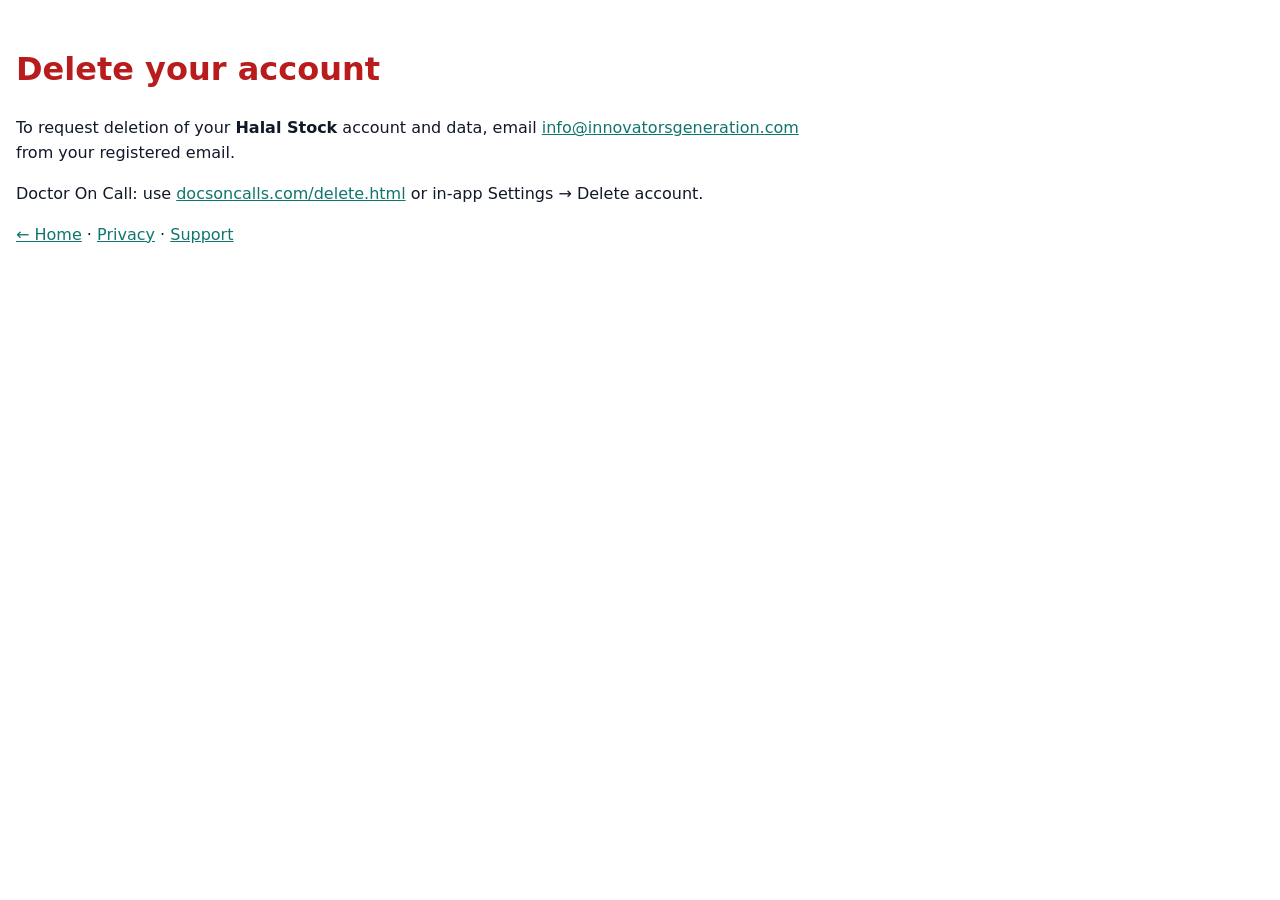
<file: delete.html>
<!doctype html>
<html lang="en">
<head>
  <meta charset="UTF-8" />
  <meta name="viewport" content="width=device-width, initial-scale=1" />
  <title>Delete Account · Halal Stock</title>
  <style>
    body { margin: 0; font-family: system-ui, sans-serif; line-height: 1.55; color: #111827; max-width: 820px; margin: 0 auto; padding: 24px 16px; }
    h1 { color: #b91c1c; }
    a { color: #0f766e; }
  </style>
<meta name="viewport" content="width=device-width, initial-scale=1, viewport-fit=cover" />
  <meta name="mobile-web-app-capable" content="yes" />
  <meta name="apple-mobile-web-app-capable" content="yes" />
  <meta name="theme-color" content="#0f766e" />
  <style id="mobile-enhance">
    *, *::before, *::after { box-sizing: border-box; }
    html { -webkit-text-size-adjust: 100%; text-size-adjust: 100%; }
    body { margin: 0; overflow-x: hidden; }
    img, video, iframe, svg, canvas, table { max-width: 100%; height: auto; }
    input, select, textarea, button { max-width: 100%; font-size: 16px; }
    @media (max-width: 768px) {
      body { padding-left: 12px; padding-right: 12px; }
      h1 { font-size: 1.5rem; }
    }
  </style>
</head>
<body>
  <h1>Delete your account</h1>
  <p>To request deletion of your <strong>Halal Stock</strong> account and data, email
    <a href="mailto:info@innovatorsgeneration.com?subject=Delete%20account%20Halal Stock">info@innovatorsgeneration.com</a>
    from your registered email.</p>
  <p>Doctor On Call: use <a href="https://docsoncalls.com/delete.html">docsoncalls.com/delete.html</a> or in-app Settings → Delete account.</p>
  <p><a href="index.html">← Home</a> · <a href="privacy.html">Privacy</a> · <a href="support.html">Support</a></p>
</body>
</html>
</file>
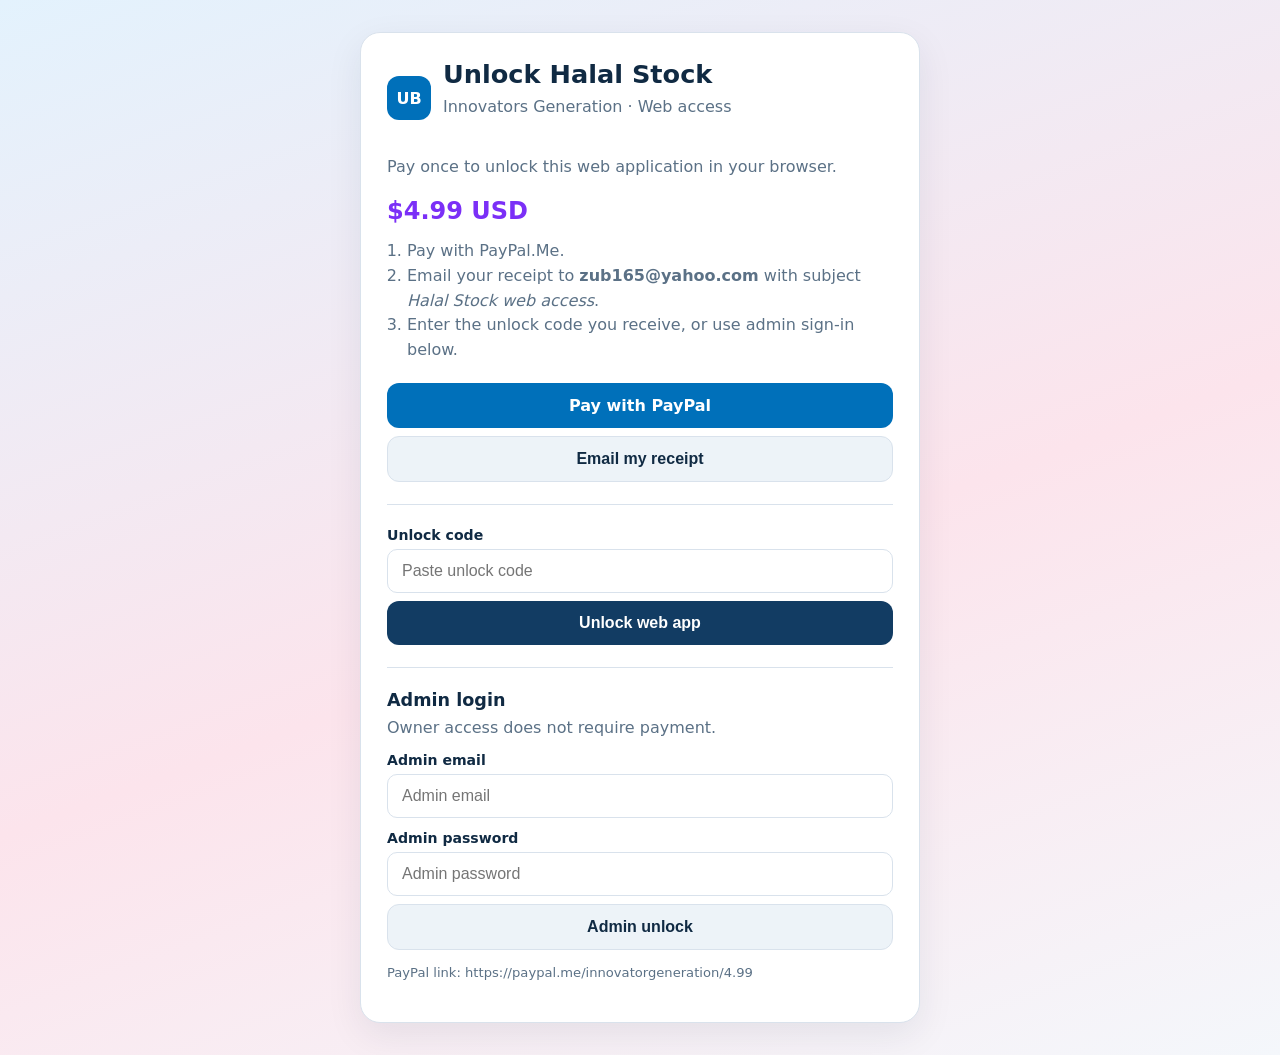
<file: paywall.html>
<!doctype html>
<html lang="en">
<head>
<meta charset="utf-8">
<meta name="viewport" content="width=device-width, initial-scale=1">
<meta name="robots" content="noindex">
<title>Unlock Halal Stock</title>
<style>
:root{--bg:#f4f7fb;--card:#fff;--ink:#102a43;--muted:#5b7186;--primary:#0070ba;--accent:#7b2ff7;--border:#d9e2ec;--ok:#0d7377;--err:#b00020}
*{box-sizing:border-box}
body{margin:0;min-height:100vh;font-family:system-ui,-apple-system,"Segoe UI",sans-serif;color:var(--ink);background:linear-gradient(160deg,#e3f2fd,#fce4ec 55%,var(--bg));padding:32px 18px}
.wrap{max-width:560px;margin:0 auto}
.card{background:var(--card);border:1px solid var(--border);border-radius:20px;padding:26px;box-shadow:0 12px 36px rgba(16,42,67,.08)}
.brand{display:flex;align-items:center;gap:12px;margin-bottom:18px}
.logo{width:44px;height:44px;border-radius:12px;background:var(--primary);color:#fff;display:grid;place-items:center;font-weight:800}
h1{font-size:1.6rem;margin:0 0 6px}
.sub{color:var(--muted);margin:0 0 18px;line-height:1.5}
.price{font-size:1.5rem;font-weight:800;color:var(--accent);margin:14px 0}
ol{line-height:1.55;color:var(--muted);padding-left:20px;margin:0 0 20px}
a.btn,button{display:block;width:100%;border:0;border-radius:12px;padding:13px 16px;font-size:1rem;font-weight:650;text-align:center;text-decoration:none;cursor:pointer;margin:8px 0}
a.btn{background:var(--primary);color:#fff}
button{background:#123c63;color:#fff}
button.secondary{background:#edf3f8;color:var(--ink);border:1px solid var(--border)}
hr{border:0;border-top:1px solid var(--border);margin:22px 0}
label{display:block;font-size:.88rem;font-weight:650;margin:12px 0 6px}
input{width:100%;padding:12px 14px;border:1px solid var(--border);border-radius:10px;font-size:1rem}
.msg{margin-top:12px;font-size:.9rem;display:none}
.msg.err{display:block;color:var(--err)}
.msg.ok{display:block;color:var(--ok)}
.small{font-size:.82rem;color:var(--muted);line-height:1.5;word-break:break-all}
</style>
</head>
<body>
<div class="wrap"><div class="card">
<div class="brand"><div class="logo">UB</div><div><h1>Unlock Halal Stock</h1><p class="sub">Innovators Generation · Web access</p></div></div>
<p class="sub">Pay once to unlock this web application in your browser.</p>
<div class="price" id="price">$4.99 USD</div>
<ol><li>Pay with PayPal.Me.</li><li>Email your receipt to <strong>zub165@yahoo.com</strong> with subject <em>Halal Stock web access</em>.</li><li>Enter the unlock code you receive, or use admin sign-in below.</li></ol>
<a class="btn" id="paypal" href="https://paypal.me/innovatorgeneration/4.99" target="_blank" rel="noopener">Pay with PayPal</a>
<button class="secondary" id="emailBtn" type="button">Email my receipt</button>
<hr>
<label for="code">Unlock code</label>
<input id="code" autocomplete="off" placeholder="Paste unlock code">
<button id="unlockBtn" type="button">Unlock web app</button>
<hr>
<h2 style="font-size:1.1rem;margin:0">Admin login</h2>
<p class="sub" style="margin:6px 0">Owner access does not require payment.</p>
<label for="adminEmail">Admin email</label>
<input id="adminEmail" autocomplete="username" placeholder="Admin email">
<label for="adminPassword">Admin password</label>
<input id="adminPassword" type="password" autocomplete="current-password" placeholder="Admin password">
<button class="secondary" id="adminBtn" type="button">Admin unlock</button>
<div class="msg err" id="msg"></div>
<p class="small">PayPal link: <span id="paypalText">https://paypal.me/innovatorgeneration/4.99</span></p>
<p class="small" id="already" style="display:none">This browser is already unlocked. <a href="#" id="openApp">Open app</a> · <a href="?lock=1">Lock again</a></p>
</div></div>
<script>
var CFG = {"appName": "Halal Stock", "priceLabel": "$4.99 USD", "paypalMeUrl": "https://paypal.me/innovatorgeneration/4.99", "contactEmail": "zub165@yahoo.com", "subject": "Halal Stock web access", "unlockCodes": ["URDU-WEB-2026", "INNOVATOR-WEB-2026", "HFA-WEB-2026", "HEALTHFORALL-UNLOCK", "HFA-ADMIN-786"], "admins": [{"email": "zub165@yahoo.com", "hash": "6ef937c819981c8764d467d258588b94bd7fc9ff64a9ed590ae19609647e9c3a"}, {"email": "admin", "hash": "f138f07253dd1e82e4cf1ee90788004d0c7c7a7b3cb7207379d8468c1ab3d4f8"}], "storageKey": "iw_paid_zub165_halal_stock_web"};
(function(){
var key=CFG.storageKey;
function msg(type,text){var m=document.getElementById("msg");m.className="msg "+type;m.textContent=text}
function safeNext(raw){if(!raw)return"./";try{var u=new URL(raw,location.origin);if(u.origin!==location.origin)return"./";return u.pathname+u.search+u.hash}catch(e){return"./"}}
var next=safeNext(new URLSearchParams(location.search).get("next"));
function unlock(){try{localStorage.setItem(key,"1")}catch(e){}msg("ok","Access unlocked. Opening app...");setTimeout(function(){location.replace(next)},400)}
if(localStorage.getItem(key)==="1"){document.getElementById("already").style.display="block";document.getElementById("openApp").href=next}
async function sha256(text){var bytes=new TextEncoder().encode(text);var digest=await crypto.subtle.digest("SHA-256",bytes);return Array.from(new Uint8Array(digest)).map(function(b){return b.toString(16).padStart(2,"0")}).join("")}
document.getElementById("unlockBtn").onclick=function(){var code=(document.getElementById("code").value||"").trim();if(CFG.unlockCodes.indexOf(code)>=0){msg("ok","Valid code. Unlocking...");unlock()}else{msg("err","Invalid unlock code.")}};
document.getElementById("adminBtn").onclick=async function(){var email=(document.getElementById("adminEmail").value||"").trim().toLowerCase();var pass=document.getElementById("adminPassword").value||"";if(!email||!pass){msg("err","Enter admin email and password.");return}msg("ok","Checking admin credentials...");try{var hash=await sha256(pass);var ok=CFG.admins.some(function(a){return (a.email||"").toLowerCase()===email&&a.hash===hash});if(ok){unlock()}else{msg("err","Admin sign-in failed.")}}catch(e){msg("err","Admin sign-in needs HTTPS. Open this page over HTTPS.")}};
document.getElementById("emailBtn").onclick=function(){location.href="mailto:zub165@yahoo.com?subject=Halal%20Stock%20web%20access"};
document.getElementById("code").addEventListener("keydown",function(e){if(e.key==="Enter")document.getElementById("unlockBtn").click()});
document.getElementById("adminPassword").addEventListener("keydown",function(e){if(e.key==="Enter")document.getElementById("adminBtn").click()});
})();
</script>
</body>
</html>
</file>
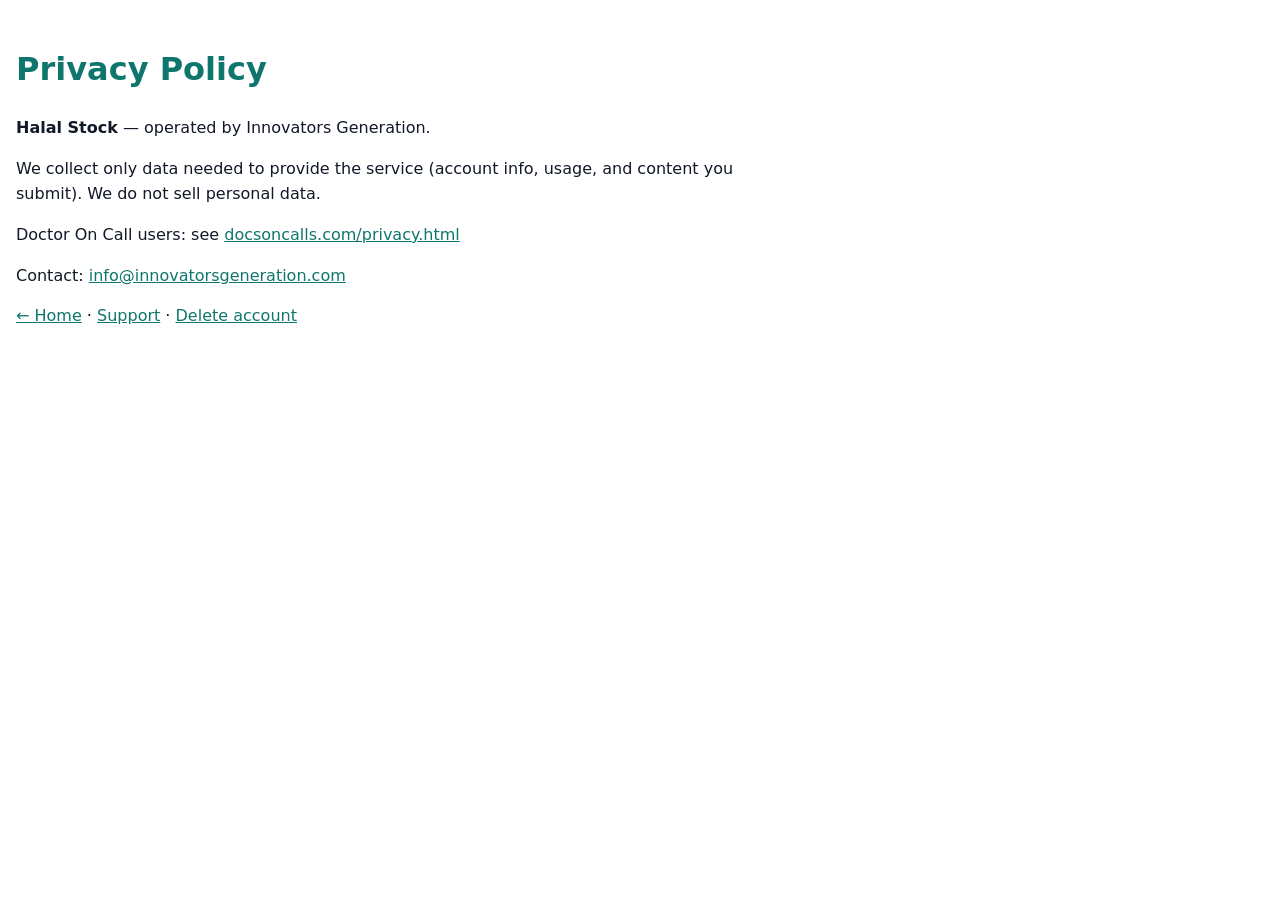
<file: privacy.html>
<!doctype html>
<html lang="en">
<head>
  <meta charset="UTF-8" />
  <meta name="viewport" content="width=device-width, initial-scale=1" />
  <title>Privacy Policy · Halal Stock</title>
  <style>
    body { margin: 0; font-family: system-ui, sans-serif; line-height: 1.55; color: #111827; max-width: 820px; margin: 0 auto; padding: 24px 16px; }
    h1 { color: #0f766e; }
    a { color: #0f766e; }
  </style>
<meta name="viewport" content="width=device-width, initial-scale=1, viewport-fit=cover" />
  <meta name="mobile-web-app-capable" content="yes" />
  <meta name="apple-mobile-web-app-capable" content="yes" />
  <meta name="theme-color" content="#0f766e" />
  <style id="mobile-enhance">
    *, *::before, *::after { box-sizing: border-box; }
    html { -webkit-text-size-adjust: 100%; text-size-adjust: 100%; }
    body { margin: 0; overflow-x: hidden; }
    img, video, iframe, svg, canvas, table { max-width: 100%; height: auto; }
    input, select, textarea, button { max-width: 100%; font-size: 16px; }
    @media (max-width: 768px) {
      body { padding-left: 12px; padding-right: 12px; }
      h1 { font-size: 1.5rem; }
    }
  </style>
</head>
<body>
  <h1>Privacy Policy</h1>
  <p><strong>Halal Stock</strong> — operated by Innovators Generation.</p>
  <p>We collect only data needed to provide the service (account info, usage, and content you submit). We do not sell personal data.</p>
  <p>Doctor On Call users: see <a href="https://docsoncalls.com/privacy.html">docsoncalls.com/privacy.html</a></p>
  <p>Contact: <a href="mailto:info@innovatorsgeneration.com">info@innovatorsgeneration.com</a></p>
  <p><a href="index.html">← Home</a> · <a href="support.html">Support</a> · <a href="delete.html">Delete account</a></p>
</body>
</html>
</file>
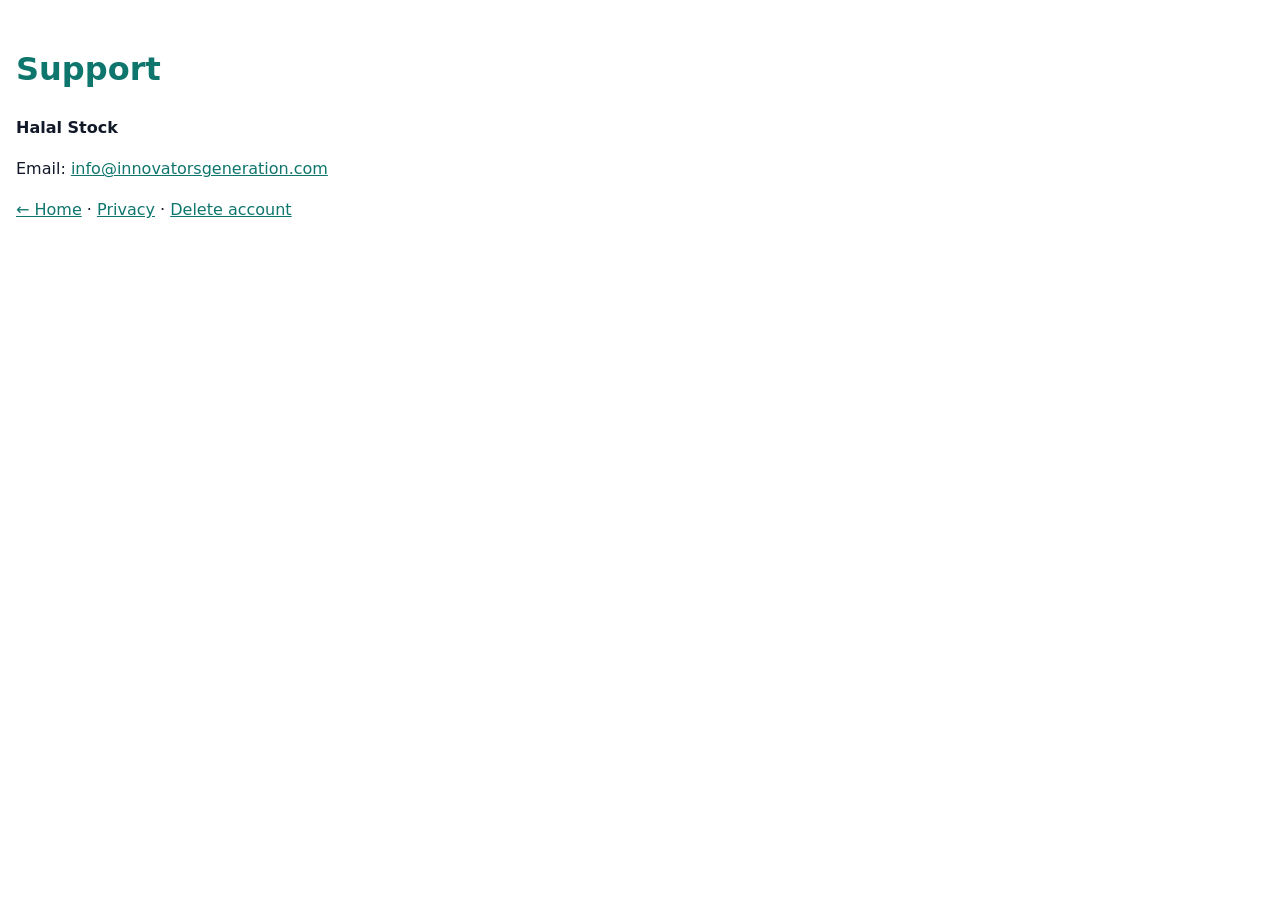
<file: support.html>
<!doctype html>
<html lang="en">
<head>
  <meta charset="UTF-8" />
  <meta name="viewport" content="width=device-width, initial-scale=1" />
  <title>Support · Halal Stock</title>
  <style>
    body { margin: 0; font-family: system-ui, sans-serif; line-height: 1.55; color: #111827; max-width: 820px; margin: 0 auto; padding: 24px 16px; }
    h1 { color: #0f766e; }
    a { color: #0f766e; }
  </style>
<meta name="viewport" content="width=device-width, initial-scale=1, viewport-fit=cover" />
  <meta name="mobile-web-app-capable" content="yes" />
  <meta name="apple-mobile-web-app-capable" content="yes" />
  <meta name="theme-color" content="#0f766e" />
  <style id="mobile-enhance">
    *, *::before, *::after { box-sizing: border-box; }
    html { -webkit-text-size-adjust: 100%; text-size-adjust: 100%; }
    body { margin: 0; overflow-x: hidden; }
    img, video, iframe, svg, canvas, table { max-width: 100%; height: auto; }
    input, select, textarea, button { max-width: 100%; font-size: 16px; }
    @media (max-width: 768px) {
      body { padding-left: 12px; padding-right: 12px; }
      h1 { font-size: 1.5rem; }
    }
  </style>
</head>
<body>
  <h1>Support</h1>
  <p><strong>Halal Stock</strong></p>
  <p>Email: <a href="mailto:info@innovatorsgeneration.com">info@innovatorsgeneration.com</a></p>
  <p><a href="index.html">← Home</a> · <a href="privacy.html">Privacy</a> · <a href="delete.html">Delete account</a></p>
</body>
</html>
</file>
